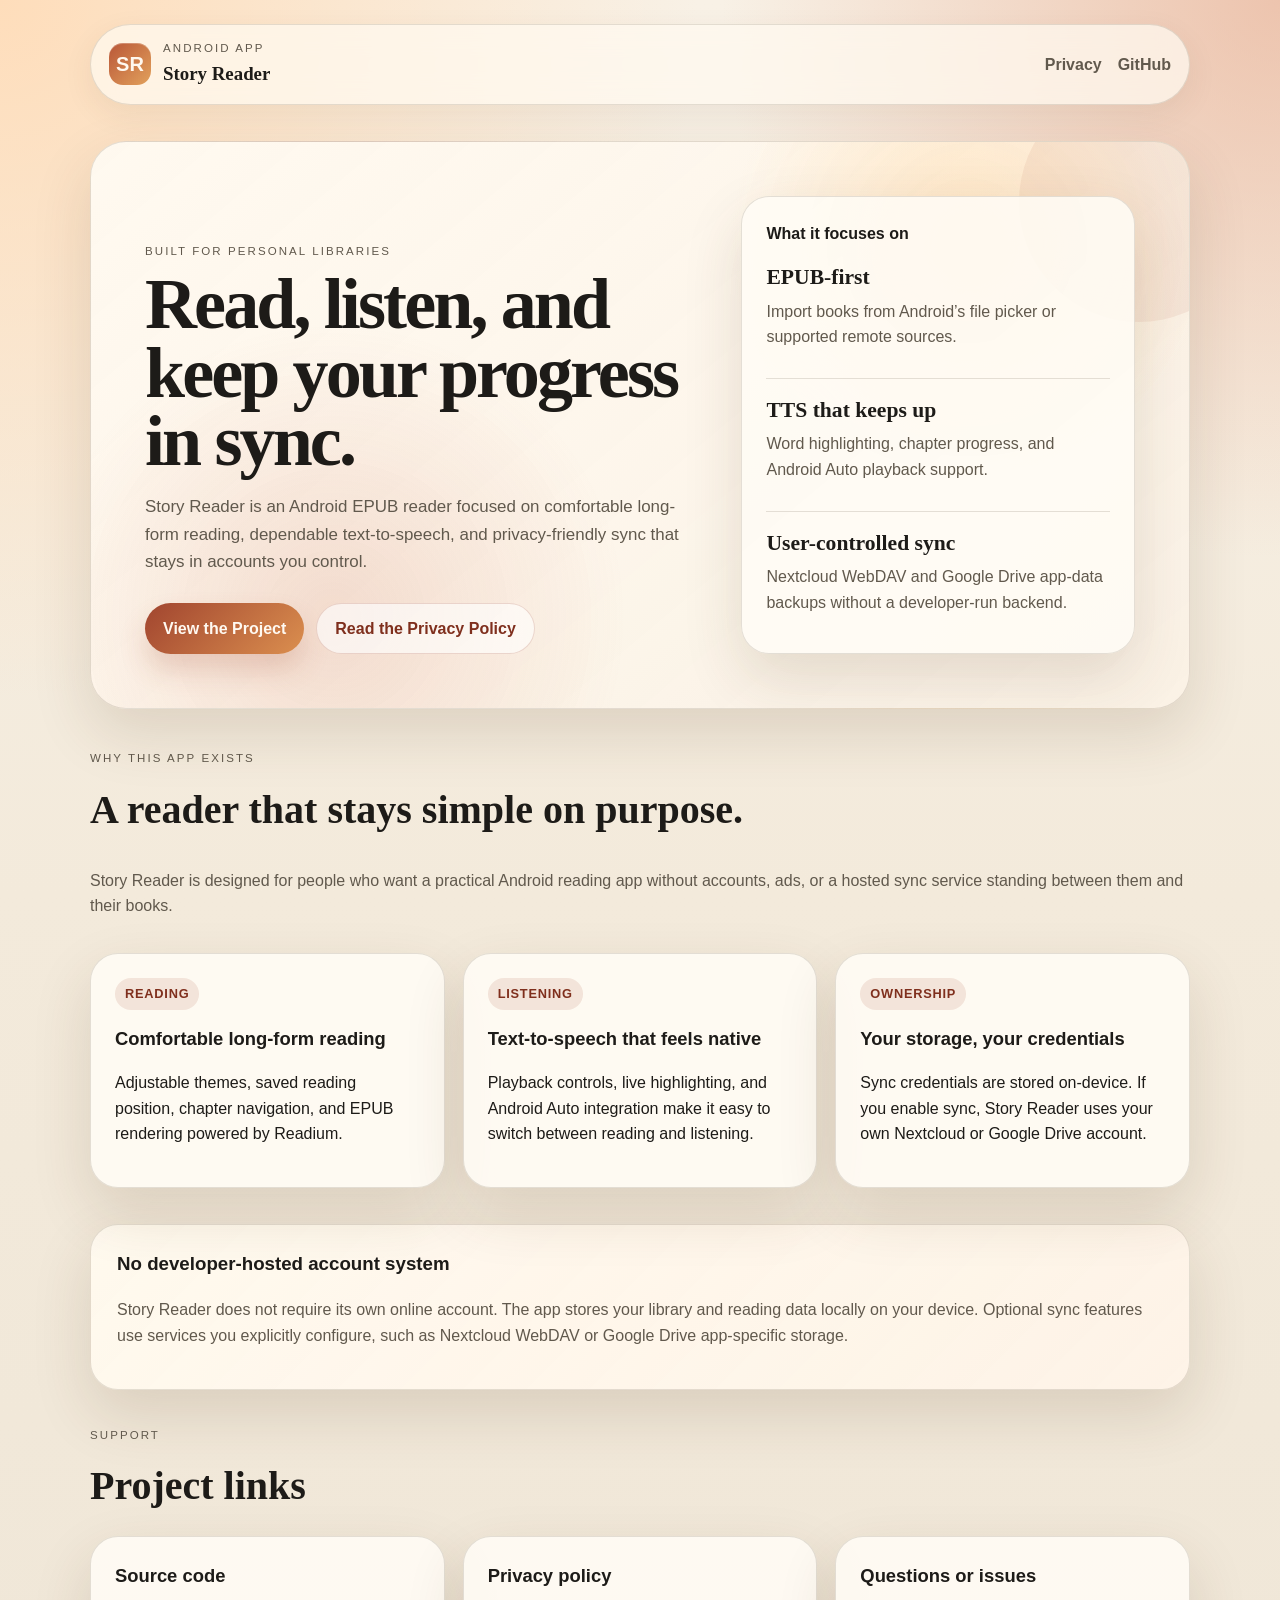
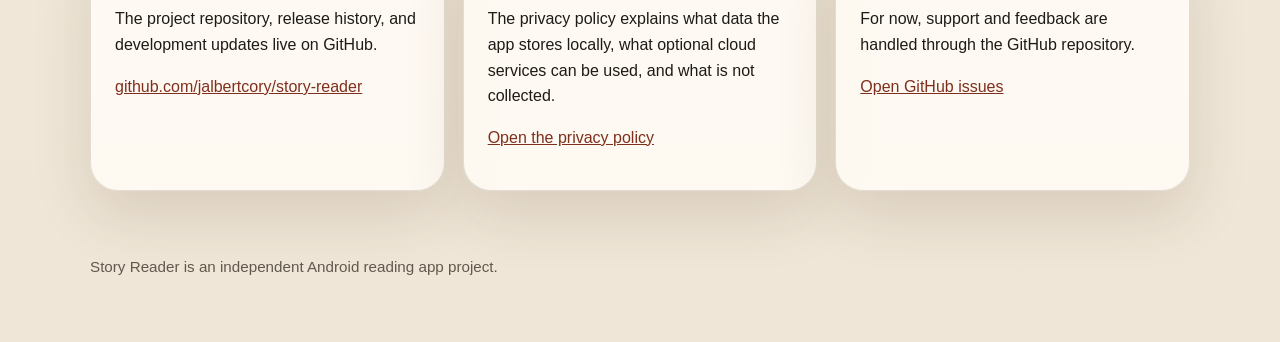
<file: docs/index.html>
<!DOCTYPE html>
<html lang="en">
<head>
    <meta charset="utf-8">
    <meta name="viewport" content="width=device-width, initial-scale=1">
    <title>Story Reader</title>
    <meta
        name="description"
        content="Story Reader is an Android EPUB reader with text-to-speech, reading stats, Android Auto support, and optional sync through user-controlled cloud providers."
    >
    <link rel="stylesheet" href="./styles.css">
</head>
<body>
    <header class="site-header">
        <div class="page-shell">
            <nav class="nav" aria-label="Primary">
                <a class="brand" href="./">
                    <span class="brand-mark">SR</span>
                    <span class="brand-copy">
                        <span class="brand-kicker">Android App</span>
                        <span class="brand-name">Story Reader</span>
                    </span>
                </a>
                <div class="nav-links">
                    <a href="./privacy/">Privacy</a>
                    <a href="https://github.com/jalbertcory/story-reader">GitHub</a>
                </div>
            </nav>
        </div>
    </header>

    <main class="page-shell">
        <section class="hero">
            <div class="hero-grid">
                <div>
                    <div class="eyebrow">Built for personal libraries</div>
                    <h1>Read, listen, and keep your progress in sync.</h1>
                    <p>
                        Story Reader is an Android EPUB reader focused on comfortable long-form reading,
                        dependable text-to-speech, and privacy-friendly sync that stays in accounts you control.
                    </p>
                    <div class="hero-actions">
                        <a class="button" href="https://github.com/jalbertcory/story-reader">View the Project</a>
                        <a class="button-secondary" href="./privacy/">Read the Privacy Policy</a>
                    </div>
                </div>
                <aside class="stat-panel" aria-label="Highlights">
                    <h2>What it focuses on</h2>
                    <div class="stat-list">
                        <div class="stat">
                            <strong>EPUB-first</strong>
                            <span class="muted">Import books from Android’s file picker or supported remote sources.</span>
                        </div>
                        <div class="stat">
                            <strong>TTS that keeps up</strong>
                            <span class="muted">Word highlighting, chapter progress, and Android Auto playback support.</span>
                        </div>
                        <div class="stat">
                            <strong>User-controlled sync</strong>
                            <span class="muted">Nextcloud WebDAV and Google Drive app-data backups without a developer-run backend.</span>
                        </div>
                    </div>
                </aside>
            </div>
        </section>

        <section class="section">
            <div class="section-head">
                <div class="eyebrow">Why this app exists</div>
                <h2>A reader that stays simple on purpose.</h2>
                <p>
                    Story Reader is designed for people who want a practical Android reading app without
                    accounts, ads, or a hosted sync service standing between them and their books.
                </p>
            </div>
            <div class="card-grid">
                <article class="card">
                    <div class="badge">Reading</div>
                    <h3>Comfortable long-form reading</h3>
                    <p>
                        Adjustable themes, saved reading position, chapter navigation, and EPUB rendering powered by Readium.
                    </p>
                </article>
                <article class="card">
                    <div class="badge">Listening</div>
                    <h3>Text-to-speech that feels native</h3>
                    <p>
                        Playback controls, live highlighting, and Android Auto integration make it easy to switch between reading and listening.
                    </p>
                </article>
                <article class="card">
                    <div class="badge">Ownership</div>
                    <h3>Your storage, your credentials</h3>
                    <p>
                        Sync credentials are stored on-device. If you enable sync, Story Reader uses your own Nextcloud or Google Drive account.
                    </p>
                </article>
            </div>
        </section>

        <section class="section">
            <div class="notice">
                <h3>No developer-hosted account system</h3>
                <p>
                    Story Reader does not require its own online account. The app stores your library and reading data locally on your device.
                    Optional sync features use services you explicitly configure, such as Nextcloud WebDAV or Google Drive app-specific storage.
                </p>
            </div>
        </section>

        <section class="section">
            <div class="section-head">
                <div class="eyebrow">Support</div>
                <h2>Project links</h2>
            </div>
            <div class="card-grid">
                <article class="card">
                    <h3>Source code</h3>
                    <p>
                        The project repository, release history, and development updates live on GitHub.
                    </p>
                    <p><a href="https://github.com/jalbertcory/story-reader">github.com/jalbertcory/story-reader</a></p>
                </article>
                <article class="card">
                    <h3>Privacy policy</h3>
                    <p>
                        The privacy policy explains what data the app stores locally, what optional cloud services can be used, and what is not collected.
                    </p>
                    <p><a href="./privacy/">Open the privacy policy</a></p>
                </article>
                <article class="card">
                    <h3>Questions or issues</h3>
                    <p>
                        For now, support and feedback are handled through the GitHub repository.
                    </p>
                    <p><a href="https://github.com/jalbertcory/story-reader/issues">Open GitHub issues</a></p>
                </article>
            </div>
        </section>
    </main>

    <footer class="site-footer page-shell">
        <p>
            Story Reader is an independent Android reading app project.
        </p>
    </footer>
</body>
</html>
</file>
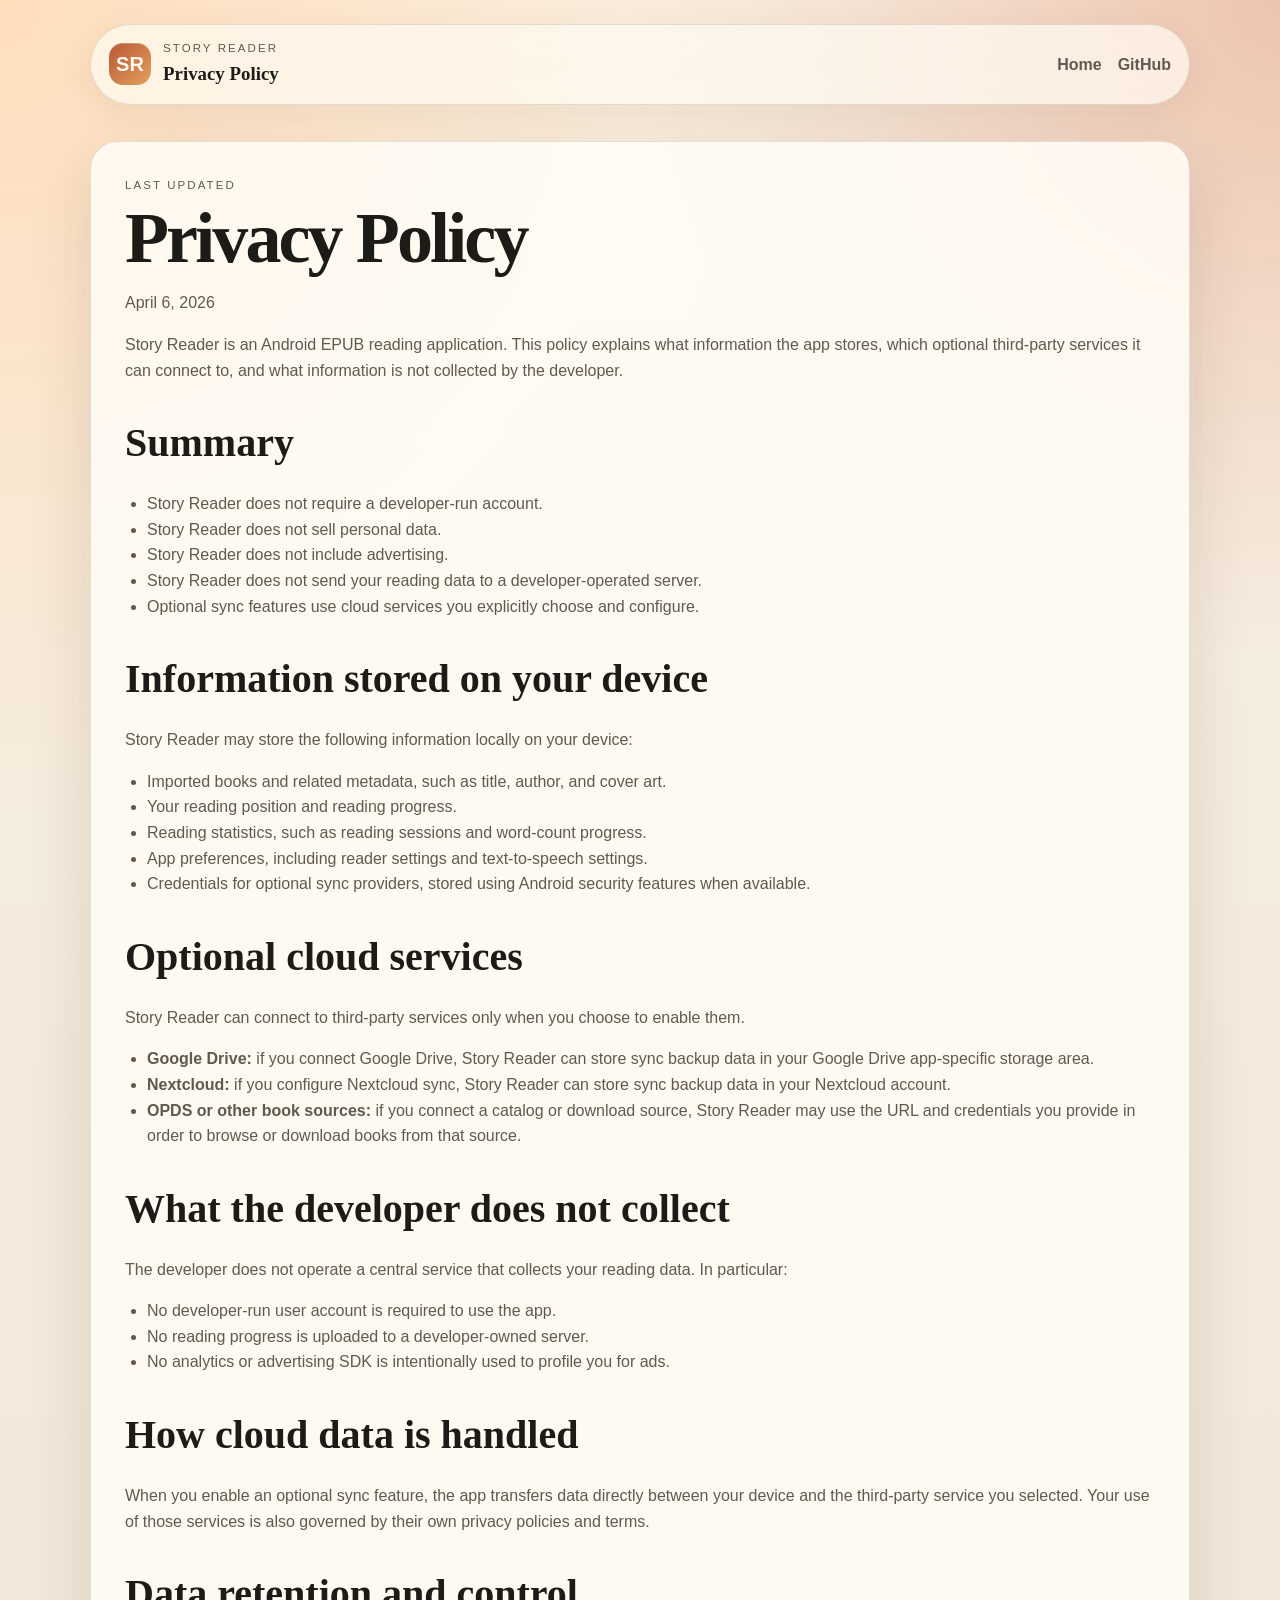
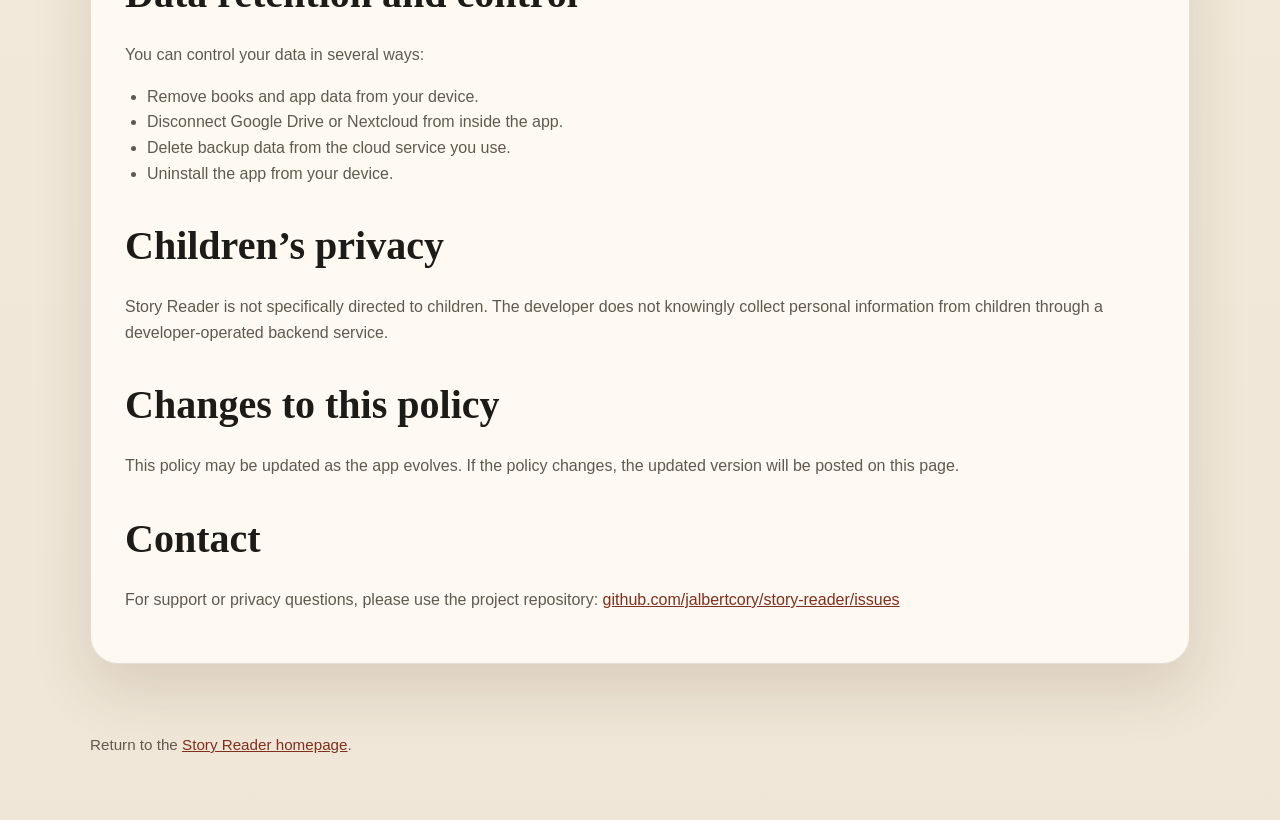
<file: docs/privacy/index.html>
<!DOCTYPE html>
<html lang="en">
<head>
    <meta charset="utf-8">
    <meta name="viewport" content="width=device-width, initial-scale=1">
    <title>Story Reader Privacy Policy</title>
    <meta
        name="description"
        content="Privacy policy for the Story Reader Android application."
    >
    <link rel="stylesheet" href="../styles.css">
</head>
<body>
    <header class="site-header">
        <div class="page-shell">
            <nav class="nav" aria-label="Primary">
                <a class="brand" href="../">
                    <span class="brand-mark">SR</span>
                    <span class="brand-copy">
                        <span class="brand-kicker">Story Reader</span>
                        <span class="brand-name">Privacy Policy</span>
                    </span>
                </a>
                <div class="nav-links">
                    <a href="../">Home</a>
                    <a href="https://github.com/jalbertcory/story-reader">GitHub</a>
                </div>
            </nav>
        </div>
    </header>

    <main class="page-shell">
        <article class="content-block">
            <div class="eyebrow">Last updated</div>
            <h1>Privacy Policy</h1>
            <p>April 6, 2026</p>

            <p>
                Story Reader is an Android EPUB reading application. This policy explains what information the app stores,
                which optional third-party services it can connect to, and what information is not collected by the developer.
            </p>

            <h2>Summary</h2>
            <ul>
                <li>Story Reader does not require a developer-run account.</li>
                <li>Story Reader does not sell personal data.</li>
                <li>Story Reader does not include advertising.</li>
                <li>Story Reader does not send your reading data to a developer-operated server.</li>
                <li>Optional sync features use cloud services you explicitly choose and configure.</li>
            </ul>

            <h2>Information stored on your device</h2>
            <p>Story Reader may store the following information locally on your device:</p>
            <ul>
                <li>Imported books and related metadata, such as title, author, and cover art.</li>
                <li>Your reading position and reading progress.</li>
                <li>Reading statistics, such as reading sessions and word-count progress.</li>
                <li>App preferences, including reader settings and text-to-speech settings.</li>
                <li>Credentials for optional sync providers, stored using Android security features when available.</li>
            </ul>

            <h2>Optional cloud services</h2>
            <p>
                Story Reader can connect to third-party services only when you choose to enable them.
            </p>
            <ul>
                <li>
                    <strong>Google Drive:</strong> if you connect Google Drive, Story Reader can store sync backup data in your
                    Google Drive app-specific storage area.
                </li>
                <li>
                    <strong>Nextcloud:</strong> if you configure Nextcloud sync, Story Reader can store sync backup data in your Nextcloud account.
                </li>
                <li>
                    <strong>OPDS or other book sources:</strong> if you connect a catalog or download source, Story Reader may use the URL and credentials
                    you provide in order to browse or download books from that source.
                </li>
            </ul>

            <h2>What the developer does not collect</h2>
            <p>The developer does not operate a central service that collects your reading data. In particular:</p>
            <ul>
                <li>No developer-run user account is required to use the app.</li>
                <li>No reading progress is uploaded to a developer-owned server.</li>
                <li>No analytics or advertising SDK is intentionally used to profile you for ads.</li>
            </ul>

            <h2>How cloud data is handled</h2>
            <p>
                When you enable an optional sync feature, the app transfers data directly between your device and the third-party service you selected.
                Your use of those services is also governed by their own privacy policies and terms.
            </p>

            <h2>Data retention and control</h2>
            <p>You can control your data in several ways:</p>
            <ul>
                <li>Remove books and app data from your device.</li>
                <li>Disconnect Google Drive or Nextcloud from inside the app.</li>
                <li>Delete backup data from the cloud service you use.</li>
                <li>Uninstall the app from your device.</li>
            </ul>

            <h2>Children’s privacy</h2>
            <p>
                Story Reader is not specifically directed to children. The developer does not knowingly collect personal information
                from children through a developer-operated backend service.
            </p>

            <h2>Changes to this policy</h2>
            <p>
                This policy may be updated as the app evolves. If the policy changes, the updated version will be posted on this page.
            </p>

            <h2>Contact</h2>
            <p>
                For support or privacy questions, please use the project repository:
                <a href="https://github.com/jalbertcory/story-reader/issues">github.com/jalbertcory/story-reader/issues</a>
            </p>
        </article>
    </main>

    <footer class="site-footer page-shell">
        <p>
            Return to the <a href="../">Story Reader homepage</a>.
        </p>
    </footer>
</body>
</html>
</file>
<file: docs/styles.css>
:root {
    --page-bg: #f5efe3;
    --panel: rgba(255, 252, 245, 0.88);
    --panel-strong: #fffaf0;
    --ink: #1d1b18;
    --muted: #61594d;
    --line: rgba(67, 53, 33, 0.14);
    --accent: #a1452f;
    --accent-deep: #7f2f1d;
    --accent-soft: rgba(161, 69, 47, 0.12);
    --shadow: 0 24px 60px rgba(75, 48, 24, 0.14);
    --radius-xl: 28px;
    --radius-lg: 20px;
    --radius-md: 14px;
    --content-width: 1100px;
}

* {
    box-sizing: border-box;
}

html {
    scroll-behavior: smooth;
}

body {
    margin: 0;
    color: var(--ink);
    background:
        radial-gradient(circle at top left, rgba(255, 219, 182, 0.9), transparent 30%),
        radial-gradient(circle at top right, rgba(231, 172, 144, 0.65), transparent 24%),
        linear-gradient(180deg, #f8f1e6 0%, #f3eadb 46%, #efe6d7 100%);
    font-family: "Avenir Next", "Segoe UI", "Trebuchet MS", sans-serif;
    line-height: 1.6;
}

a {
    color: var(--accent-deep);
}

a:hover {
    color: var(--accent);
}

.page-shell {
    width: min(100% - 32px, var(--content-width));
    margin: 0 auto;
}

.site-header {
    padding: 24px 0 8px;
}

.nav {
    display: flex;
    align-items: center;
    justify-content: space-between;
    gap: 16px;
    padding: 14px 18px;
    border: 1px solid var(--line);
    border-radius: 999px;
    background: rgba(255, 250, 240, 0.72);
    box-shadow: 0 10px 30px rgba(90, 62, 37, 0.08);
    backdrop-filter: blur(14px);
}

.brand {
    display: inline-flex;
    align-items: center;
    gap: 12px;
    color: var(--ink);
    text-decoration: none;
}

.brand-mark {
    display: grid;
    place-items: center;
    width: 42px;
    height: 42px;
    border-radius: 14px;
    background: linear-gradient(135deg, #b95738, #e2a15c);
    color: #fff8ef;
    font-size: 20px;
    font-weight: 700;
    box-shadow: inset 0 1px 0 rgba(255, 255, 255, 0.25);
}

.brand-copy {
    display: flex;
    flex-direction: column;
    gap: 2px;
}

.brand-kicker,
.eyebrow {
    letter-spacing: 0.18em;
    text-transform: uppercase;
    font-size: 0.72rem;
    color: var(--muted);
}

.brand-name {
    font-family: "Iowan Old Style", "Palatino Linotype", "Book Antiqua", serif;
    font-size: 1.18rem;
    font-weight: 700;
}

.nav-links {
    display: flex;
    gap: 16px;
    flex-wrap: wrap;
}

.nav-links a {
    color: var(--muted);
    text-decoration: none;
    font-weight: 600;
}

.hero {
    position: relative;
    overflow: hidden;
    margin: 28px 0 40px;
    padding: 54px;
    border: 1px solid var(--line);
    border-radius: 36px;
    background:
        radial-gradient(circle at 80% 18%, rgba(255, 216, 164, 0.56), transparent 24%),
        radial-gradient(circle at 22% 84%, rgba(194, 96, 67, 0.18), transparent 30%),
        linear-gradient(140deg, rgba(255, 250, 241, 0.96), rgba(251, 242, 230, 0.88));
    box-shadow: var(--shadow);
}

.hero::after {
    content: "";
    position: absolute;
    right: -70px;
    top: -60px;
    width: 240px;
    height: 240px;
    border-radius: 50%;
    background: rgba(161, 69, 47, 0.08);
}

.hero-grid {
    position: relative;
    display: grid;
    grid-template-columns: minmax(0, 1.3fr) minmax(280px, 0.9fr);
    gap: 28px;
    align-items: end;
    z-index: 1;
}

.hero h1,
.content-block h1 {
    margin: 10px 0 18px;
    font-family: "Iowan Old Style", "Palatino Linotype", "Book Antiqua", serif;
    font-size: clamp(2.6rem, 7vw, 4.5rem);
    line-height: 0.95;
    letter-spacing: -0.04em;
}

.hero p {
    max-width: 58ch;
    color: var(--muted);
    font-size: 1.06rem;
}

.hero-actions {
    display: flex;
    flex-wrap: wrap;
    gap: 12px;
    margin-top: 28px;
}

.button,
.button-secondary {
    display: inline-flex;
    align-items: center;
    justify-content: center;
    padding: 12px 18px;
    border-radius: 999px;
    text-decoration: none;
    font-weight: 700;
    transition: transform 120ms ease, box-shadow 120ms ease, background 120ms ease;
}

.button {
    background: linear-gradient(135deg, var(--accent), #db8f4f);
    color: #fff9f1;
    box-shadow: 0 16px 28px rgba(161, 69, 47, 0.2);
}

.button-secondary {
    color: var(--accent-deep);
    border: 1px solid rgba(161, 69, 47, 0.2);
    background: rgba(255, 255, 255, 0.62);
}

.button:hover,
.button-secondary:hover {
    transform: translateY(-1px);
}

.stat-panel,
.card,
.content-block,
.notice {
    border: 1px solid var(--line);
    border-radius: var(--radius-xl);
    background: var(--panel);
    box-shadow: var(--shadow);
}

.stat-panel {
    padding: 24px;
}

.stat-panel h2 {
    margin: 0 0 14px;
    font-size: 1rem;
}

.stat-list {
    display: grid;
    gap: 14px;
}

.stat {
    padding: 14px 0;
    border-top: 1px solid var(--line);
}

.stat:first-child {
    padding-top: 0;
    border-top: 0;
}

.stat strong {
    display: block;
    margin-bottom: 4px;
    font-size: 1.35rem;
    font-family: "Iowan Old Style", "Palatino Linotype", "Book Antiqua", serif;
}

.section {
    margin: 0 0 36px;
}

.section-head {
    display: flex;
    flex-direction: column;
    gap: 10px;
    margin-bottom: 18px;
}

.section-head h2,
.content-block h2 {
    margin: 0;
    font-family: "Iowan Old Style", "Palatino Linotype", "Book Antiqua", serif;
    font-size: clamp(1.8rem, 4vw, 2.5rem);
}

.section-head p,
.content-block p,
.content-block li,
.notice p,
.site-footer {
    color: var(--muted);
}

.card-grid {
    display: grid;
    grid-template-columns: repeat(3, minmax(0, 1fr));
    gap: 18px;
}

.card {
    padding: 24px;
}

.card h3 {
    margin: 0 0 10px;
    font-size: 1.15rem;
}

.badge {
    display: inline-flex;
    align-items: center;
    margin-bottom: 14px;
    padding: 6px 10px;
    border-radius: 999px;
    background: var(--accent-soft);
    color: var(--accent-deep);
    font-size: 0.8rem;
    font-weight: 700;
    letter-spacing: 0.06em;
    text-transform: uppercase;
}

.notice {
    padding: 24px 26px;
    background:
        linear-gradient(135deg, rgba(255, 249, 238, 0.98), rgba(255, 244, 232, 0.9));
}

.notice h3 {
    margin-top: 0;
}

.content-block {
    margin: 28px 0 42px;
    padding: 34px;
}

.content-block p + h2,
.content-block ul + h2,
.content-block ol + h2 {
    margin-top: 28px;
}

.content-block ul,
.content-block ol {
    padding-left: 22px;
}

.site-footer {
    padding: 12px 0 48px;
    font-size: 0.95rem;
}

.muted {
    color: var(--muted);
}

@media (max-width: 900px) {
    .hero {
        padding: 30px;
    }

    .hero-grid,
    .card-grid {
        grid-template-columns: 1fr;
    }
}

@media (max-width: 640px) {
    .page-shell {
        width: min(100% - 20px, var(--content-width));
    }

    .nav {
        border-radius: 24px;
        align-items: flex-start;
        flex-direction: column;
    }

    .hero h1,
    .content-block h1 {
        font-size: clamp(2.25rem, 11vw, 3.4rem);
    }

    .content-block,
    .notice,
    .card,
    .stat-panel {
        padding: 22px;
        border-radius: 22px;
    }
}
</file>
